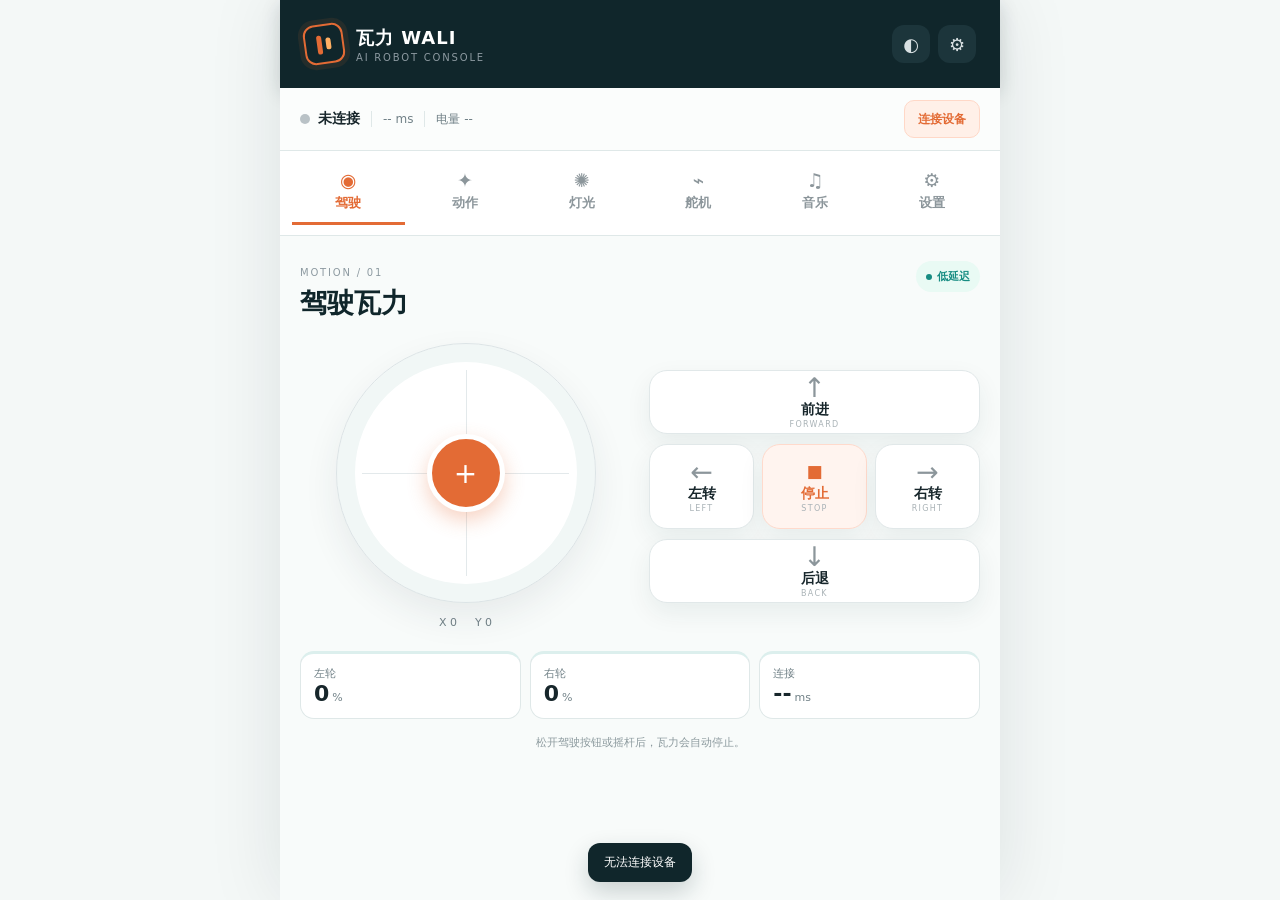
<file: web-control/index.html>
<!doctype html>
<html lang="zh-CN">
<head>
  <meta charset="utf-8">
  <meta name="viewport" content="width=device-width, initial-scale=1, viewport-fit=cover">
  <meta name="theme-color" content="#101820">
  <title>瓦力控制台</title>
  <link rel="stylesheet" href="styles.css">
</head>
<body>
  <main class="app-shell">
    <header class="topbar">
      <div class="brand-mark" aria-hidden="true"><span></span><span></span></div>
      <div class="brand-copy"><strong>瓦力 WALI</strong><small>AI ROBOT CONSOLE</small></div>
      <div class="top-actions">
        <button class="icon-button" id="themeButton" title="切换主题" aria-label="切换主题">◐</button>
        <button class="icon-button" id="settingsButton" title="设置" aria-label="设置">⚙</button>
      </div>
    </header>

    <section class="status-strip">
      <div class="robot-status"><span class="status-dot" id="statusDot"></span><span id="statusText">未连接</span></div>
      <span class="status-divider"></span><span class="status-value" id="latencyText">-- ms</span>
      <span class="status-divider"></span><span class="status-value" id="batteryText">电量 --</span>
      <button class="connection-button" id="connectButton">连接设备</button>
    </section>

    <nav class="tabbar" aria-label="功能导航">
      <button class="tab active" data-tab="drive"><span>◉</span>驾驶</button>
      <button class="tab" data-tab="actions"><span>✦</span>动作</button>
      <button class="tab" data-tab="lights"><span>✺</span>灯光</button>
      <button class="tab" data-tab="servos"><span>⌁</span>舵机</button>
      <button class="tab" data-tab="music"><span>♫</span>音乐</button>
      <button class="tab" data-tab="settings"><span>⚙</span>设置</button>
    </nav>

    <section class="page active" id="drive">
      <div class="section-heading"><div><span class="eyebrow">MOTION / 01</span><h1>驾驶瓦力</h1></div><span class="live-chip"><i></i>低延迟</span></div>
      <div class="drive-layout">
        <div class="joystick-wrap">
          <div class="joystick" id="joystick" aria-label="虚拟摇杆">
            <div class="crosshair horizontal"></div><div class="crosshair vertical"></div>
            <div class="joystick-knob" id="joystickKnob"><span>+</span></div>
          </div>
          <div class="joystick-readout"><span id="joystickX">X 0</span><span id="joystickY">Y 0</span></div>
        </div>
        <div class="drive-buttons">
          <button class="drive-button wide" data-command="forward"><b>↑</b><span>前进</span><small>FORWARD</small></button>
          <div class="drive-row"><button class="drive-button" data-command="left"><b>←</b><span>左转</span><small>LEFT</small></button><button class="drive-button stop" data-command="stop"><b>■</b><span>停止</span><small>STOP</small></button><button class="drive-button" data-command="right"><b>→</b><span>右转</span><small>RIGHT</small></button></div>
          <button class="drive-button wide" data-command="back"><b>↓</b><span>后退</span><small>BACK</small></button>
        </div>
      </div>
      <div class="metric-grid"><div class="metric"><small>左轮</small><strong id="leftMotorValue">0</strong><em>%</em></div><div class="metric"><small>右轮</small><strong id="rightMotorValue">0</strong><em>%</em></div><div class="metric"><small>连接</small><strong id="connectionTime">--</strong><em>ms</em></div></div>
      <p class="safety-note">松开驾驶按钮或摇杆后，瓦力会自动停止。</p>
    </section>

    <section class="page" id="actions">
      <div class="section-heading"><div><span class="eyebrow">POSES / 02</span><h1>动作库</h1></div></div>
      <div class="action-grid"><button class="action-card" data-pose="welcome"><span class="action-icon">✦</span><strong>欢迎</strong><small>挥手问候</small></button><button class="action-card" data-pose="nod"><span class="action-icon">↕</span><strong>点头</strong><small>确认回应</small></button><button class="action-card" data-pose="dance"><span class="action-icon">♬</span><strong>舞动</strong><small>全身动作</small></button><button class="action-card" data-pose="reset"><span class="action-icon">↺</span><strong>复位</strong><small>回到初始姿态</small></button></div>
      <div class="control-card"><div class="card-title"><span>动作速度</span><strong id="actionSpeedValue">60%</strong></div><input type="range" id="actionSpeed" min="10" max="100" value="60"></div>
    </section>

    <section class="page" id="lights">
      <div class="section-heading"><div><span class="eyebrow">LIGHTING / 03</span><h1>眼睛灯光</h1></div><label class="switch"><input type="checkbox" id="lightsToggle"><span></span></label></div>
      <div class="light-preview"><div class="eye-preview" id="eyePreview"><i></i><i></i></div><div><strong id="lightState">灯光关闭</strong><small>WS2812B · 2 LEDs · GPIO 8</small></div></div>
      <div class="control-card"><div class="card-title"><span>选择颜色</span><output id="colorValue">#F26A2E</output></div><input class="color-input" type="color" id="lightColor" value="#f26a2e"><div class="swatches"><button data-color="#F26A2E" style="--swatch:#F26A2E"></button><button data-color="#44C2A8" style="--swatch:#44C2A8"></button><button data-color="#5D8CFF" style="--swatch:#5D8CFF"></button><button data-color="#D46CFF" style="--swatch:#D46CFF"></button><button data-color="#FFFFFF" style="--swatch:#FFFFFF"></button></div></div>
      <div class="control-card"><div class="card-title"><span>亮度</span><strong id="brightnessValue">80%</strong></div><input type="range" id="brightness" min="0" max="100" value="80"></div>
    </section>

    <section class="page" id="servos">
      <div class="section-heading"><div><span class="eyebrow">ACTUATORS / 04</span><h1>舵机控制</h1></div></div>
      <div class="servo-list"><div class="servo-row"><div><strong>左臂</strong><small>GPIO 39 · 180°</small></div><output id="leftArmValue">90°</output><input data-servo="leftArm" type="range" min="0" max="180" value="90"></div><div class="servo-row"><div><strong>右臂</strong><small>GPIO 17 · 180°</small></div><output id="rightArmValue">90°</output><input data-servo="rightArm" type="range" min="0" max="180" value="90"></div><div class="servo-row"><div><strong>脖颈</strong><small>GPIO 40 · 180°</small></div><output id="headValue">90°</output><input data-servo="head" type="range" min="0" max="180" value="90"></div></div>
      <div class="info-banner"><span>i</span><p>左右轮使用驾驶页控制：360° 舵机范围为 -100% 到 100%。</p></div>
    </section>

    <section class="page" id="music"><div class="section-heading"><div><span class="eyebrow">AUDIO / 05</span><h1>音乐</h1></div></div><div class="music-card"><span class="music-disc">♫</span><div><strong>小智音乐</strong><small>语音说“播放一首歌”即可开始</small></div><span class="music-state">待机</span></div><div class="control-card music-tip"><span>♪</span><p>音乐播放仍由小智语音控制，网页控制面板专注于瓦力动作和灯光。</p></div></section>

    <section class="page" id="settings"><div class="section-heading"><div><span class="eyebrow">SYSTEM / 06</span><h1>连接设置</h1></div></div><div class="control-card"><label class="field-label" for="deviceUrl">设备地址</label><div class="url-field"><input id="deviceUrl" value="http://wali.local"><button id="saveUrl">保存</button></div><small class="field-help">手机与 ESP32 连接同一 Wi-Fi，填写设备 IP 或主机名。</small></div><div class="control-card"><div class="setting-line"><span>自动停止</span><small>松手后停止轮子</small><label class="switch"><input type="checkbox" id="autoStop" checked><span></span></label></div><div class="setting-line"><span>反向左轮</span><small>适配舵机安装方向</small><label class="switch"><input type="checkbox" id="invertLeft"><span></span></label></div></div></section>
  </main>
  <div class="toast" id="toast" role="status"></div>
  <script src="app.js?v=20260823-3"></script>
</body>
</html>
</file>
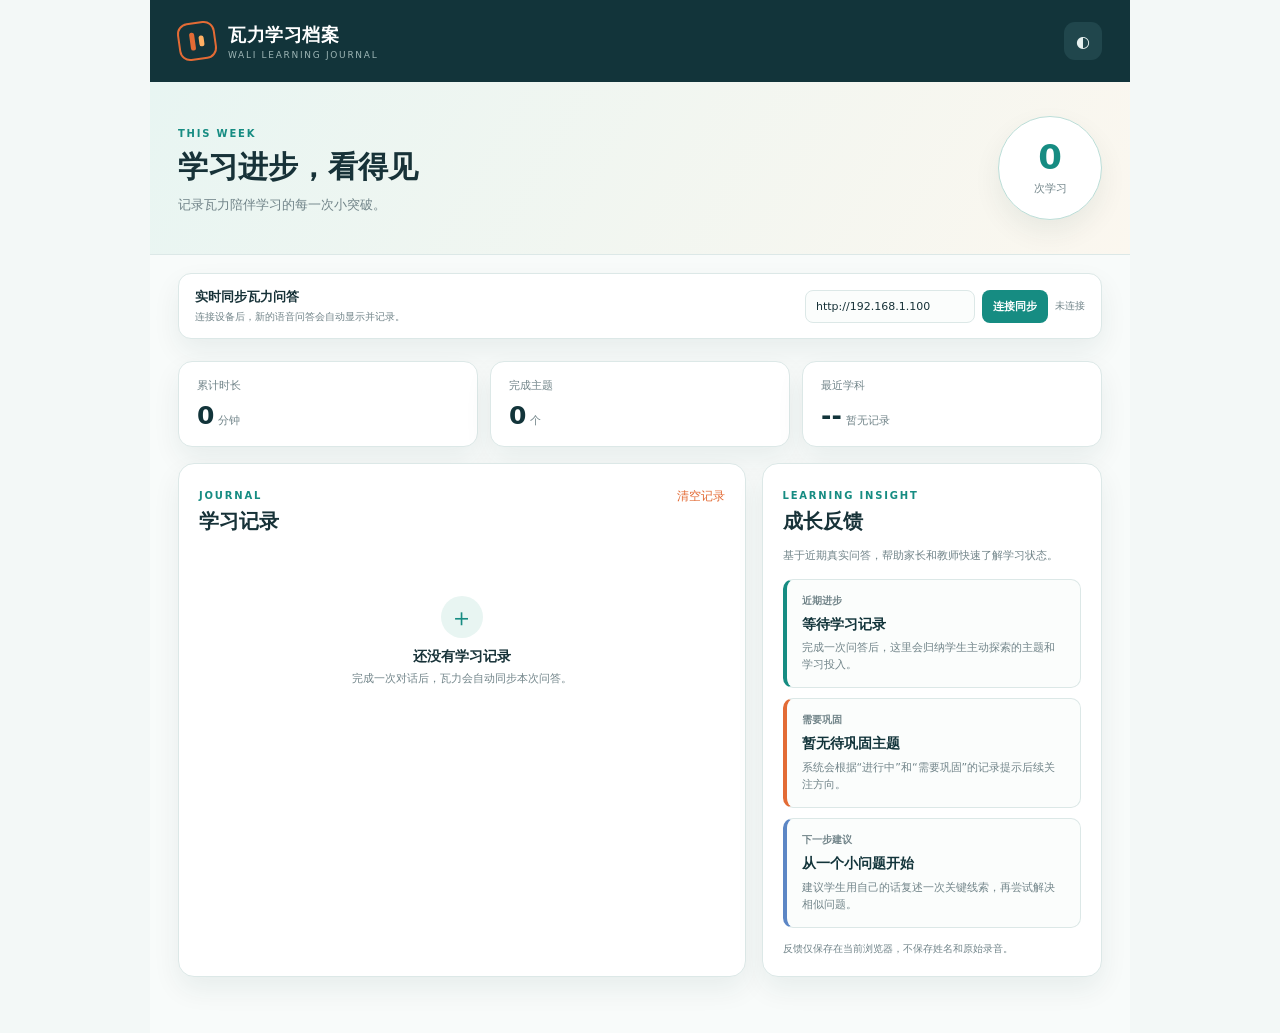
<file: web-learning/index.html>
<!doctype html>
<html lang="zh-CN">
<head>
  <meta charset="utf-8">
  <meta name="viewport" content="width=device-width, initial-scale=1, viewport-fit=cover">
  <meta name="theme-color" content="#12343a">
  <title>瓦力学习档案</title>
  <link rel="stylesheet" href="styles.css?v=20260829-2">
</head>
<body>
  <main class="learning-shell">
    <header class="learning-header">
      <div class="brand-mark" aria-hidden="true"><span></span><span></span></div>
      <div><strong>瓦力学习档案</strong><small>WALI LEARNING JOURNAL</small></div>
      <button class="header-button" id="themeButton" title="切换主题" aria-label="切换主题">◐</button>
    </header>

    <section class="summary-band">
      <div><span class="eyebrow">THIS WEEK</span><h1>学习进步，看得见</h1><p>记录瓦力陪伴学习的每一次小突破。</p></div>
      <div class="summary-mark"><strong id="sessionCount">0</strong><span>次学习</span></div>
    </section>

    <section class="device-sync">
      <div><strong>实时同步瓦力问答</strong><small>连接设备后，新的语音问答会自动显示并记录。</small></div>
      <div class="sync-controls"><input id="deviceUrl" value="http://192.168.1.100" aria-label="瓦力设备地址"><button id="syncButton">连接同步</button><span id="syncState">未连接</span></div>
    </section>

    <section class="stats-grid" aria-label="学习统计">
      <div class="stat-card"><span>累计时长</span><strong id="minutesTotal">0</strong><small>分钟</small></div>
      <div class="stat-card"><span>完成主题</span><strong id="topicCount">0</strong><small>个</small></div>
      <div class="stat-card"><span>最近学科</span><strong id="latestSubject">--</strong><small id="latestDate">暂无记录</small></div>
    </section>

    <section class="live-panel" id="livePanel" hidden>
      <div class="panel-heading"><div><span class="eyebrow">LIVE SESSION</span><h2>本次问答</h2></div><span class="sync-pulse" id="liveState">同步中</span></div>
      <div class="live-message"><span>我</span><p id="liveQuestion">等待新的问题…</p></div>
      <div class="live-message wali"><span>瓦</span><p id="liveAnswer">等待瓦力回答…</p></div>
    </section>

    <section class="content-grid">
      <div class="records-panel">
        <div class="panel-heading"><div><span class="eyebrow">JOURNAL</span><h2>学习记录</h2></div><button class="text-button" id="clearRecords">清空记录</button></div>
        <div id="recordList" class="record-list"></div>
        <div id="emptyState" class="empty-state"><span>＋</span><strong>还没有学习记录</strong><small>完成一次对话后，瓦力会自动同步本次问答。</small></div>
      </div>

      <aside class="insights-panel" aria-label="学习成长反馈">
        <div class="panel-heading"><div><span class="eyebrow">LEARNING INSIGHT</span><h2>成长反馈</h2></div></div>
        <p class="insight-intro">基于近期真实问答，帮助家长和教师快速了解学习状态。</p>
        <div class="growth-grid">
          <article class="growth-card progress-card"><span>近期进步</span><strong id="progressTitle">等待学习记录</strong><p id="progressText">完成一次问答后，这里会归纳学生主动探索的主题。</p></article>
          <article class="growth-card focus-card"><span>需要巩固</span><strong id="focusTitle">暂无待巩固主题</strong><p id="focusText">系统会根据近期记录提示后续关注方向。</p></article>
          <article class="growth-card advice-card"><span>下一步建议</span><strong id="adviceTitle">从一个小问题开始</strong><p id="adviceText">先复述关键线索，再尝试解决相似问题。</p></article>
        </div>
        <p class="privacy-note">反馈仅保存在当前浏览器，不保存姓名和原始录音。</p>
      </aside>
    </section>
  </main>
  <div class="toast" id="toast" role="status"></div>
  <script src="app.js?v=20260829-4"></script>
</body>
</html>
</file>
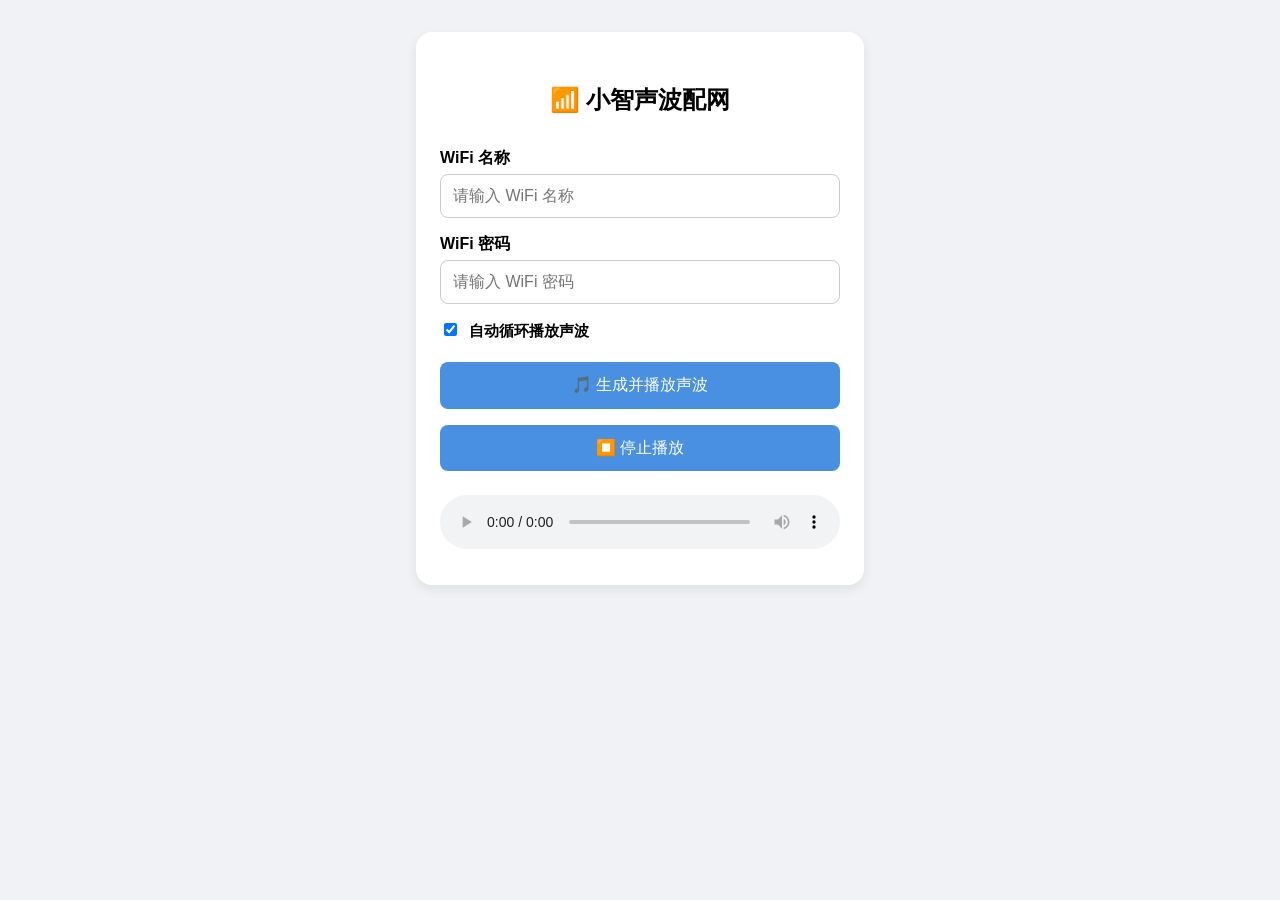
<file: docs/sonic_wifi_config.html>
<!DOCTYPE html>
<html lang="zh">
<head>
  <meta charset="UTF-8" />
  <title>小智声波配网</title>
  <meta name="viewport" content="width=device-width, initial-scale=1.0" />
  <style>
    body {
      font-family: "Segoe UI", "PingFang SC", sans-serif;
      background: #f0f2f5;
      margin: 0;
      padding: 2rem 1rem;
      display: flex;
      justify-content: center;
    }
    .card {
      background: #fff;
      padding: 2rem 1.5rem;
      border-radius: 16px;
      box-shadow: 0 4px 12px rgba(0, 0, 0, 0.08);
      max-width: 400px;
      width: 100%;
    }
    h2 {
      text-align: center;
      margin-bottom: 2rem;
    }
    label {
      font-weight: bold;
      display: block;
      margin: 1rem 0 0.3rem;
    }
    input[type="text"],
    input[type="password"] {
      width: 100%;
      padding: 0.75rem;
      font-size: 1rem;
      border-radius: 8px;
      border: 1px solid #ccc;
      box-sizing: border-box;
    }
    input[type="checkbox"] {
      margin-right: 0.5rem;
    }
    .checkbox-container {
      margin-top: 1rem;
      font-size: 0.95rem;
    }
    button {
      width: 100%;
      margin-top: 1rem;
      padding: 0.8rem;
      font-size: 1rem;
      border: none;
      border-radius: 8px;
      background-color: #4a90e2;
      color: #fff;
      cursor: pointer;
      transition: background-color 0.2s;
    }
    button:hover {
      background-color: #357ab8;
    }
    button:active {
      background-color: #2f6ea2;
    }
    audio {
      margin-top: 1.5rem;
      width: 100%;
      outline: none;
    }
  </style>
</head>
<body>
  <div class="card">
    <h2>📶 小智声波配网</h2>
    <label for="ssid">WiFi 名称</label>
    <input id="ssid" type="text" value="" placeholder="请输入 WiFi 名称" />

    <label for="pwd">WiFi 密码</label>
    <input id="pwd" type="password" value="" placeholder="请输入 WiFi 密码" />

    <div class="checkbox-container">
      <label><input type="checkbox" id="loopCheck" checked /> 自动循环播放声波</label>
    </div>

    <button onclick="generate()">🎵 生成并播放声波</button>
    <button onclick="stopPlay()">⏹️ 停止播放</button>
    <audio id="player" controls></audio>
  </div>

  <script>
    const MARK = 1800;
    const SPACE = 1500;
    const SAMPLE_RATE = 44100;
    const BIT_RATE = 100;
    const START_BYTES = [0x01, 0x02];
    const END_BYTES = [0x03, 0x04];
    let loopTimer = null;

    function checksum(data) {
      return data.reduce((sum, b) => (sum + b) & 0xff, 0);
    }

    function toBits(byte) {
      const bits = [];
      for (let i = 7; i >= 0; i--) bits.push((byte >> i) & 1);
      return bits;
    }

    function afskModulate(bits) {
      const samplesPerBit = SAMPLE_RATE / BIT_RATE;
      const totalSamples = Math.floor(bits.length * samplesPerBit);
      const buffer = new Float32Array(totalSamples);
      for (let i = 0; i < bits.length; i++) {
        const freq = bits[i] ? MARK : SPACE;
        for (let j = 0; j < samplesPerBit; j++) {
          const t = (i * samplesPerBit + j) / SAMPLE_RATE;
          buffer[i * samplesPerBit + j] = Math.sin(2 * Math.PI * freq * t);
        }
      }
      return buffer;
    }

    function floatTo16BitPCM(floatSamples) {
      const buffer = new Uint8Array(floatSamples.length * 2);
      for (let i = 0; i < floatSamples.length; i++) {
        const s = Math.max(-1, Math.min(1, floatSamples[i]));
        const val = s < 0 ? s * 0x8000 : s * 0x7fff;
        buffer[i * 2] = val & 0xff;
        buffer[i * 2 + 1] = (val >> 8) & 0xff;
      }
      return buffer;
    }

    function buildWav(pcm) {
      const wavHeader = new Uint8Array(44);
      const dataLen = pcm.length;
      const fileLen = 36 + dataLen;

      const writeStr = (offset, str) => {
        for (let i = 0; i < str.length; i++) wavHeader[offset + i] = str.charCodeAt(i);
      };
      const write32 = (offset, value) => {
        wavHeader[offset] = value & 0xff;
        wavHeader[offset + 1] = (value >> 8) & 0xff;
        wavHeader[offset + 2] = (value >> 16) & 0xff;
        wavHeader[offset + 3] = (value >> 24) & 0xff;
      };
      const write16 = (offset, value) => {
        wavHeader[offset] = value & 0xff;
        wavHeader[offset + 1] = (value >> 8) & 0xff;
      };

      writeStr(0, 'RIFF');
      write32(4, fileLen);
      writeStr(8, 'WAVE');
      writeStr(12, 'fmt ');
      write32(16, 16);
      write16(20, 1);
      write16(22, 1);
      write32(24, SAMPLE_RATE);
      write32(28, SAMPLE_RATE * 2);
      write16(32, 2);
      write16(34, 16);
      writeStr(36, 'data');
      write32(40, dataLen);

      return new Blob([wavHeader, pcm], { type: 'audio/wav' });
    }

    function generate() {
      stopPlay();
      const ssid = document.getElementById('ssid').value.trim();
      const pwd = document.getElementById('pwd').value.trim();
      const dataStr = ssid + '\n' + pwd;
      const textBytes = Array.from(new TextEncoder().encode(dataStr));
      const fullBytes = [...START_BYTES, ...textBytes, checksum(textBytes), ...END_BYTES];

      let bits = [];
      fullBytes.forEach((b) => (bits = bits.concat(toBits(b))));

      const floatBuf = afskModulate(bits);
      const pcmBuf = floatTo16BitPCM(floatBuf);
      const wavBlob = buildWav(pcmBuf);

      const audio = document.getElementById('player');
      audio.src = URL.createObjectURL(wavBlob);
      audio.load();
      audio.play();

      // 修改了这里：使用 'ended' 事件来实现循环播放
      if (document.getElementById('loopCheck').checked) {
        audio.onended = function() {
          audio.currentTime = 0;  // 从头开始
          audio.play();           // 重新播放
        };
      }
    }

    function stopPlay() {
      const audio = document.getElementById('player');
      audio.pause();
      audio.onended = null;  // 清除事件监听
    }
  </script>
</body>
</html>
</file>
<file: web-control/styles.css>
:root {
  --ink: #17262b; --muted: #718187; --line: #dfe8e8; --paper: #f4f8f7;
  --card: #ffffff; --accent: #e36b35; --accent-soft: #fff0e8;
  --teal: #168c82; --navy: #10262b; --shadow: 0 10px 26px rgba(20,52,56,.07);
}
* { box-sizing: border-box; }
body { margin: 0; background: var(--paper); color: var(--ink); font-family: Inter,ui-sans-serif,system-ui,-apple-system,"Segoe UI","Microsoft YaHei",sans-serif; -webkit-tap-highlight-color: transparent; }
button,input { font: inherit; } button { border: 0; cursor: pointer; color: inherit; }
.app-shell { width: min(100%,720px); min-height: 100vh; margin: auto; background: #f8fbfa; box-shadow: 0 0 70px rgba(18,31,38,.1); padding-bottom: 28px; }
.topbar { height: 88px; background: var(--navy); color: #fff; padding: 20px 24px; display: flex; align-items: center; gap: 12px; box-shadow: 0 5px 18px rgba(16,38,43,.16); }
.brand-mark { width: 40px; height: 40px; border: 2px solid var(--accent); border-radius: 11px; display: flex; align-items: center; justify-content: center; gap: 4px; transform: rotate(-8deg); box-shadow: 0 0 0 5px rgba(227,107,53,.09); }
.brand-mark span { width: 5px; height: 19px; border-radius: 4px; background: var(--accent); } .brand-mark span+span { height: 12px; background: #ffb064; }
.brand-copy { display: flex; flex-direction: column; gap: 2px; } .brand-copy strong { letter-spacing: 1px; font-size: 18px; }
.brand-copy small,.eyebrow { font-size: 10px; letter-spacing: 1.8px; color: #8d9aa1; }
.top-actions { margin-left: auto; display: flex; gap: 8px; } .icon-button { width: 38px; height: 38px; background: #1c353b; border-radius: 12px; color: #d8e0e2; font-size: 18px; }
.status-strip { min-height: 58px; padding: 12px 20px; display: flex; align-items: center; gap: 11px; border-bottom: 1px solid var(--line); background: #fbfdfc; }
.robot-status { display: flex; align-items: center; gap: 8px; font-weight: 700; font-size: 14px; } .status-dot { width: 10px; height: 10px; border-radius: 50%; background: #b9c2c6; }
.status-dot.online { background: var(--teal); box-shadow: 0 0 0 5px rgba(22,140,130,.14); } .status-divider { height: 16px; width: 1px; background: var(--line); }
.status-value { font-size: 12px; color: var(--muted); } .connection-button { margin-left: auto; min-height: 38px; background: var(--accent-soft); color: var(--accent); border: 1px solid #ffd8c7; padding: 9px 13px; border-radius: 10px; font-weight: 700; font-size: 12px; }
.tabbar { display: flex; overflow-x: auto; gap: 4px; padding: 10px 12px; background: #fff; border-bottom: 1px solid var(--line); scrollbar-width: none; } .tabbar::-webkit-scrollbar { display: none; }
.tab { flex: 1; min-width: 74px; background: none; color: #8c969b; padding: 8px 5px 10px; border-bottom: 3px solid transparent; font-size: 13px; font-weight: 700; white-space: nowrap; transition: color .16s,border-color .16s; }
.tab span { display: block; font-size: 19px; line-height: 22px; margin-bottom: 3px; } .tab.active { color: var(--accent); border-color: var(--accent); }
.page { display: none; padding: 25px 20px; animation: page-in .18s ease-out; } .page.active { display: block; } @keyframes page-in { from { opacity: .55; transform: translateY(4px); } to { opacity: 1; transform: none; } }
.section-heading { display: flex; align-items: flex-start; justify-content: space-between; margin-bottom: 22px; } .section-heading h1 { font-size: 27px; margin: 5px 0 0; letter-spacing: 0; font-weight: 800; color: var(--navy); }
.live-chip { font-size: 11px; font-weight: 700; color: var(--teal); background: #e9faf4; padding: 8px 10px; border-radius: 20px; } .live-chip i { display: inline-block; width: 6px; height: 6px; border-radius: 50%; background: var(--teal); margin-right: 5px; }
.drive-layout { display: grid; grid-template-columns: 1fr 1fr; gap: 18px; align-items: center; } .joystick-wrap { display: flex; flex-direction: column; align-items: center; }
.joystick { position: relative; width: min(39vw,260px); height: min(39vw,260px); max-width: 260px; max-height: 260px; border: 1px solid #dce4e6; border-radius: 50%; background: #fff; box-shadow: inset 0 0 0 18px #f1f7f6,0 15px 35px rgba(32,57,65,.08); touch-action: none; }
.crosshair { position: absolute; left: 10%; right: 10%; top: 50%; height: 1px; background: #e3e9eb; } .crosshair.vertical { top: 10%; bottom: 10%; left: 50%; width: 1px; height: auto; }
.joystick-knob { position: absolute; width: 78px; height: 78px; border: 5px solid #fff; border-radius: 50%; background: var(--accent); color: #fff; display: grid; place-items: center; left: 50%; top: 50%; transform: translate(-50%,-50%); box-shadow: 0 8px 20px rgba(227,107,53,.3); font-size: 28px; user-select: none; }
.joystick-readout { display: flex; gap: 18px; color: var(--muted); font-size: 11px; margin-top: 13px; font-variant-numeric: tabular-nums; } .drive-buttons { display: flex; flex-direction: column; gap: 10px; }
.drive-row { display: grid; grid-template-columns: 1fr 1fr 1fr; gap: 8px; } .drive-button { min-height: 85px; border: 1px solid #e1e8e9; border-radius: 18px; background: #fff; box-shadow: var(--shadow); display: flex; flex-direction: column; align-items: center; justify-content: center; gap: 1px; touch-action: none; transition: transform .14s,box-shadow .14s,border-color .14s; }
.drive-button b { font-size: 27px; font-weight: 400; color: #8c969b; line-height: 25px; } .drive-button span { font-size: 14px; font-weight: 800; } .drive-button small { font-size: 8px; letter-spacing: 1.3px; color: #aab3b7; }
.drive-button.wide { min-height: 64px; } .drive-button.stop { background: #fff4ef; border-color: #ffdacc; color: var(--accent); } .drive-button.stop b { font-size: 17px; color: var(--accent); }
.metric-grid { display: grid; grid-template-columns: repeat(3,1fr); gap: 9px; margin-top: 22px; } .metric { background: #fff; border: 1px solid var(--line); border-top: 3px solid #dcefed; border-radius: 14px; padding: 12px 13px; }
.metric small { display: block; color: var(--muted); font-size: 11px; } .metric strong { font-size: 22px; margin-right: 3px; } .metric em { font-size: 11px; color: var(--muted); font-style: normal; } .safety-note { font-size: 11px; color: #8b999d; text-align: center; margin: 16px 0 0; }
.action-grid { display: grid; grid-template-columns: 1fr 1fr; gap: 12px; } .action-card,.control-card,.servo-list,.music-card { background: #fff; border: 1px solid var(--line); border-radius: 18px; box-shadow: var(--shadow); }
.action-card { padding: 18px; text-align: left; transition: transform .14s,box-shadow .14s,border-color .14s; } .action-icon { display: grid; place-items: center; width: 40px; height: 40px; border-radius: 13px; background: #e9f6f3; color: var(--teal); font-size: 22px; margin-bottom: 15px; }
.action-card strong,.action-card small { display: block; } .action-card small { color: var(--muted); font-size: 11px; margin-top: 5px; } .control-card,.servo-list,.music-card { padding: 18px; margin-top: 14px; }
.card-title,.setting-line { display: flex; align-items: center; justify-content: space-between; } .card-title strong,.card-title output { color: var(--accent); font-size: 13px; } .control-card input[type=range] { width: 100%; height: 6px; accent-color: var(--accent); margin: 14px 0 0; }
.light-preview { display: flex; align-items: center; gap: 16px; background: var(--navy); color: #fff; border-radius: 16px; padding: 22px; } .eye-preview { display: flex; gap: 8px; align-items: center; }
.eye-preview i { width: 26px; height: 26px; border-radius: 50%; background: #fff; box-shadow: 0 0 20px var(--accent); position: relative; } .eye-preview i:after { content: ""; position: absolute; width: 7px; height: 7px; background: #111; border-radius: 50%; left: 9px; top: 9px; }
.light-preview strong,.light-preview small { display: block; } .light-preview small { color: #99a7ad; font-size: 11px; margin-top: 5px; } .color-input { width: 100%; height: 56px; border: 0; background: transparent; padding: 0; cursor: pointer; }
.swatches { display: flex; gap: 10px; margin-top: 10px; } .swatches button { width: 30px; height: 30px; border-radius: 50%; background: var(--swatch); border: 3px solid #fff; box-shadow: 0 0 0 1px #dce3e5; }
.switch input { display: none; } .switch span { display: block; width: 44px; height: 25px; border-radius: 20px; background: #d4dde0; padding: 3px; transition: .2s; } .switch span:after { content: ""; display: block; width: 19px; height: 19px; border-radius: 50%; background: #fff; transition: .2s; box-shadow: 0 2px 5px #0002; }
.switch input:checked+span { background: var(--accent); } .switch input:checked+span:after { transform: translateX(19px); } .servo-row { display: grid; grid-template-columns: 1fr 56px; gap: 4px 14px; align-items: center; padding: 16px 0; border-bottom: 1px solid var(--line); }
.servo-row:first-child { padding-top: 0; } .servo-row:last-child { border-bottom: 0; padding-bottom: 0; } .servo-row strong,.servo-row small { display: block; } .servo-row small { color: var(--muted); font-size: 11px; margin-top: 4px; }
.servo-row output { text-align: right; color: var(--accent); font-weight: 800; } .servo-row input { grid-column: 1/3; width: 100%; height: 6px; accent-color: var(--accent); }
.info-banner { display: flex; gap: 10px; align-items: flex-start; color: #6f7e84; background: #eaf5f6; border-radius: 14px; padding: 13px 15px; margin-top: 14px; } .info-banner span { width: 18px; height: 18px; border-radius: 50%; background: #67aeb3; color: #fff; text-align: center; font-size: 12px; } .info-banner p { font-size: 11px; margin: 1px 0; }
.music-card { display: flex; align-items: center; gap: 14px; } .music-disc { width: 46px; height: 46px; display: grid; place-items: center; background: var(--accent); color: #fff; border-radius: 50%; font-size: 23px; } .music-card strong,.music-card small { display: block; } .music-card small { font-size: 11px; color: var(--muted); margin-top: 4px; } .music-state { margin-left: auto; color: var(--muted); font-size: 12px; }
.music-tip { display: flex; gap: 12px; align-items: center; color: #64737a; } .music-tip span { color: var(--accent); font-size: 26px; } .music-tip p { font-size: 12px; margin: 0; line-height: 1.6; }
.field-label { display: block; font-size: 12px; color: var(--muted); margin-bottom: 8px; } .url-field { display: flex; gap: 8px; } .url-field input { min-width: 0; flex: 1; border: 1px solid var(--line); border-radius: 10px; padding: 11px 12px; color: var(--ink); background: #fafcfc; } .url-field button { background: var(--accent); color: #fff; border-radius: 10px; padding: 0 15px; font-weight: 700; }
.field-help { display: block; color: var(--muted); font-size: 11px; margin-top: 10px; } .setting-line { padding: 14px 0; border-bottom: 1px solid var(--line); } .setting-line:last-child { border: 0; padding-bottom: 0; } .setting-line span { font-weight: 700; font-size: 13px; } .setting-line small { color: var(--muted); font-size: 11px; margin-left: auto; margin-right: 12px; }
.toast { position: fixed; left: 50%; bottom: max(18px,env(safe-area-inset-bottom)); transform: translate(-50%,20px); background: var(--navy); color: #fff; padding: 11px 16px; border-radius: 12px; font-size: 12px; opacity: 0; pointer-events: none; transition: .2s; z-index: 10; box-shadow: 0 10px 25px rgba(16,38,43,.2); } .toast.show { opacity: 1; transform: translate(-50%,0); }
.drive-button:hover,.action-card:hover,.control-card:hover,.servo-list:hover,.music-card:hover { border-color: #b9d4d2; box-shadow: 0 14px 28px rgba(20,52,56,.11); } .drive-button:active,.action-card:active,.connection-button:active,.icon-button:active { transform: translateY(1px) scale(.98); }
.drive-button:focus-visible,.action-card:focus-visible,.tab:focus-visible,.connection-button:focus-visible,.icon-button:focus-visible { outline: 3px solid rgba(22,140,130,.28); outline-offset: 2px; }
body.dark { --paper: #0d1519; --card: #17242a; --ink: #eaf1f2; --muted: #9aa9ae; --line: #2c3b40; } body.dark .app-shell,body.dark .status-strip,body.dark .tabbar { background: #121d22; } body.dark .drive-button,body.dark .control-card,body.dark .servo-list,body.dark .music-card,body.dark .metric,body.dark .action-card { background: #17242a; border-color: #2c3b40; }
@media (max-width:560px) { .app-shell { width: 100%; } .topbar { height: calc(76px + env(safe-area-inset-top)); padding: max(16px,env(safe-area-inset-top)) 18px 16px; } .status-strip { position: sticky; top: 0; z-index: 4; padding: 10px 16px; } .tabbar { position: sticky; top: 58px; z-index: 3; padding: 8px 10px; } .page { padding: 20px 16px 34px; } .section-heading { margin-bottom: 18px; } .section-heading h1 { font-size: 24px; } .drive-layout { grid-template-columns: 1fr; } .joystick { width: min(66vw,248px); height: min(66vw,248px); } .joystick-knob { width: 70px; height: 70px; } .drive-buttons { display: grid; grid-template-columns: 1fr 1fr; gap: 8px; } .drive-button.wide { grid-column: 1/3; } .drive-row { grid-column: 1/3; order: 3; } .drive-row .drive-button { min-height: 72px; } .tab { min-width: 68px; } .status-value { font-size: 11px; } .metric-grid { margin-top: 18px; } }
</file>
<file: web-learning/styles.css>
:root { --ink:#173238; --muted:#718489; --line:#dce8e7; --paper:#f3f8f7; --card:#fff; --navy:#12343a; --teal:#168c82; --orange:#e36b35; --soft:#e8f5f2; --shadow:0 12px 28px rgba(20,58,62,.07); }
* { box-sizing:border-box; }
body { margin:0; background:var(--paper); color:var(--ink); font-family:Inter,ui-sans-serif,system-ui,-apple-system,"Segoe UI","Microsoft YaHei",sans-serif; }
button,input,select,textarea { font:inherit; } button { cursor:pointer; }
.learning-shell { width:min(100%,980px); min-height:100vh; margin:auto; padding-bottom:40px; background:#f8fbfa; }
.learning-header { height:82px; display:flex; align-items:center; gap:12px; padding:18px 28px; color:#fff; background:var(--navy); }
.learning-header strong,.learning-header small { display:block; } .learning-header strong { font-size:18px; letter-spacing:.5px; } .learning-header small { margin-top:3px; color:#9db5b5; font-size:9px; letter-spacing:1.7px; }
.brand-mark { width:38px; height:38px; display:flex; align-items:center; justify-content:center; gap:4px; border:2px solid var(--orange); border-radius:11px; transform:rotate(-8deg); } .brand-mark span { width:5px; height:18px; border-radius:5px; background:var(--orange); } .brand-mark span+span { height:11px; background:#ffb064; }
.header-button { margin-left:auto; width:38px; height:38px; color:#e7f1f0; background:#20464c; border:0; border-radius:11px; }
.summary-band { display:flex; align-items:center; justify-content:space-between; padding:34px 28px; background:linear-gradient(120deg,#e8f5f2,#fbf7ef); border-bottom:1px solid var(--line); }
.eyebrow { color:var(--teal); font-size:10px; letter-spacing:1.8px; font-weight:800; } h1,h2,p { margin:0; } .summary-band h1 { margin-top:6px; font-size:30px; letter-spacing:0; } .summary-band p { margin-top:8px; color:var(--muted); font-size:13px; }
.summary-mark { width:104px; height:104px; display:flex; flex-direction:column; align-items:center; justify-content:center; border:1px solid #bcded8; border-radius:50%; background:#fff; box-shadow:var(--shadow); } .summary-mark strong { color:var(--teal); font-size:34px; line-height:1; } .summary-mark span { margin-top:7px; color:var(--muted); font-size:11px; }
.device-sync { display:flex; align-items:center; justify-content:space-between; gap:16px; margin:18px 28px 0; padding:14px 16px; background:#fff; border:1px solid var(--line); border-radius:13px; box-shadow:var(--shadow); } .device-sync strong,.device-sync small { display:block; } .device-sync strong { font-size:13px; } .device-sync small { margin-top:4px; color:var(--muted); font-size:10px; } .sync-controls { display:flex; align-items:center; gap:7px; } .sync-controls input { width:170px; min-width:0; padding:9px 10px; border:1px solid var(--line); border-radius:8px; color:var(--ink); background:#fbfdfc; font-size:11px; } .sync-controls button { padding:9px 11px; color:#fff; background:var(--teal); border:0; border-radius:8px; font-size:11px; font-weight:800; } .sync-controls span { color:var(--muted); font-size:10px; white-space:nowrap; }
.stats-grid { display:grid; grid-template-columns:repeat(3,1fr); gap:12px; padding:22px 28px 0; } .stat-card { padding:16px 18px; background:var(--card); border:1px solid var(--line); border-radius:14px; box-shadow:var(--shadow); } .stat-card span,.stat-card small { display:block; color:var(--muted); font-size:11px; } .stat-card strong { display:inline-block; margin-top:8px; margin-right:4px; color:var(--navy); font-size:25px; } .stat-card small { display:inline; }
.live-panel { margin:16px 28px 0; padding:18px; background:#f1faf8; border:1px solid #c9e5df; border-radius:16px; } .live-panel .panel-heading { margin-bottom:12px; } .sync-pulse { color:var(--teal); font-size:10px; font-weight:800; } .live-message { display:flex; gap:9px; align-items:flex-start; margin-top:8px; } .live-message>span { width:24px; height:24px; display:grid; place-items:center; color:#fff; background:var(--teal); border-radius:7px; font-size:11px; } .live-message.wali>span { background:var(--orange); } .live-message p { flex:1; margin:0; padding:9px 11px; color:var(--ink); background:#fff; border-radius:9px; font-size:12px; line-height:1.5; }
.content-grid { display:grid; grid-template-columns:1.25fr .75fr; gap:16px; padding:16px 28px; } .records-panel,.insights-panel { padding:20px; background:var(--card); border:1px solid var(--line); border-radius:16px; box-shadow:var(--shadow); } .panel-heading { display:flex; align-items:flex-start; justify-content:space-between; margin-bottom:16px; } .panel-heading h2 { margin-top:5px; font-size:20px; } .text-button { padding:4px 0; color:var(--orange); background:none; border:0; font-size:12px; }
.insight-intro { margin:-4px 0 14px; color:var(--muted); font-size:11px; line-height:1.6; } .growth-grid { display:grid; grid-template-columns:1fr; gap:10px; } .growth-card { padding:14px 15px; background:#fbfdfc; border:1px solid var(--line); border-left-width:4px; border-radius:10px; } .growth-card>span { display:block; color:var(--muted); font-size:10px; font-weight:800; } .growth-card strong { display:block; margin-top:7px; color:var(--navy); font-size:14px; line-height:1.4; } .growth-card p { margin-top:5px; color:var(--muted); font-size:11px; line-height:1.55; } .progress-card { border-left-color:var(--teal); } .focus-card { border-left-color:var(--orange); } .advice-card { border-left-color:#5c86c5; }
.record-list { display:flex; flex-direction:column; gap:10px; } .record-item { display:grid; grid-template-columns:44px 1fr auto; gap:12px; align-items:center; padding:13px 12px; border:1px solid var(--line); border-radius:12px; } .record-icon { width:38px; height:38px; display:grid; place-items:center; color:var(--teal); background:var(--soft); border-radius:11px; font-weight:800; } .record-main strong,.record-main small { display:block; } .record-main strong { font-size:14px; } .record-main small { margin-top:4px; color:var(--muted); font-size:11px; } .record-meta { text-align:right; } .record-meta strong,.record-meta small { display:block; } .record-meta strong { color:var(--teal); font-size:12px; } .record-meta small { margin-top:5px; color:var(--muted); font-size:10px; }
.empty-state { display:flex; flex-direction:column; align-items:center; justify-content:center; min-height:180px; color:var(--muted); text-align:center; } .empty-state span { width:42px; height:42px; display:grid; place-items:center; margin-bottom:10px; color:var(--teal); background:var(--soft); border-radius:50%; font-size:25px; } .empty-state strong { color:var(--ink); font-size:14px; } .empty-state small { margin-top:5px; font-size:11px; }
form label { display:block; margin-top:12px; color:var(--muted); font-size:11px; font-weight:700; } form input,form select,form textarea { width:100%; margin-top:6px; padding:10px 11px; color:var(--ink); background:#fbfdfc; border:1px solid var(--line); border-radius:9px; outline:none; } form textarea { min-height:74px; resize:vertical; } form input:focus,form select:focus,form textarea:focus { border-color:#74bcb4; box-shadow:0 0 0 3px rgba(22,140,130,.12); } .form-row { display:grid; grid-template-columns:1fr 1fr; gap:10px; }
.primary-button { width:100%; min-height:42px; margin-top:16px; color:#fff; background:var(--teal); border:0; border-radius:10px; font-weight:800; } .primary-button:active { transform:translateY(1px); } .privacy-note { margin-top:13px; color:var(--muted); font-size:10px; line-height:1.5; }
.toast { position:fixed; left:50%; bottom:20px; padding:11px 16px; color:#fff; background:var(--navy); border-radius:10px; opacity:0; transform:translate(-50%,10px); pointer-events:none; transition:.2s; } .toast.show { opacity:1; transform:translate(-50%,0); }
body.dark { --paper:#0d1519; --card:#17242a; --ink:#eaf1f2; --muted:#9aa9ae; --line:#2c3b40; } body.dark .learning-shell { background:#121d22; } body.dark .summary-band { background:#17363b; } body.dark form input,body.dark form select,body.dark form textarea { color:var(--ink); background:#142126; }
@media(max-width:680px) { .learning-header { padding:16px 18px; } .summary-band { padding:26px 18px; } .summary-band h1 { font-size:25px; } .summary-mark { width:82px; height:82px; } .summary-mark strong { font-size:28px; } .device-sync { align-items:stretch; flex-direction:column; margin-left:16px; margin-right:16px; } .sync-controls input { flex:1; width:auto; } .stats-grid,.content-grid { padding-left:16px; padding-right:16px; } .live-panel { margin-left:16px; margin-right:16px; } .stats-grid { gap:8px; } .stat-card { padding:13px 11px; } .stat-card strong { font-size:21px; } .content-grid { grid-template-columns:1fr; } }
</file>
